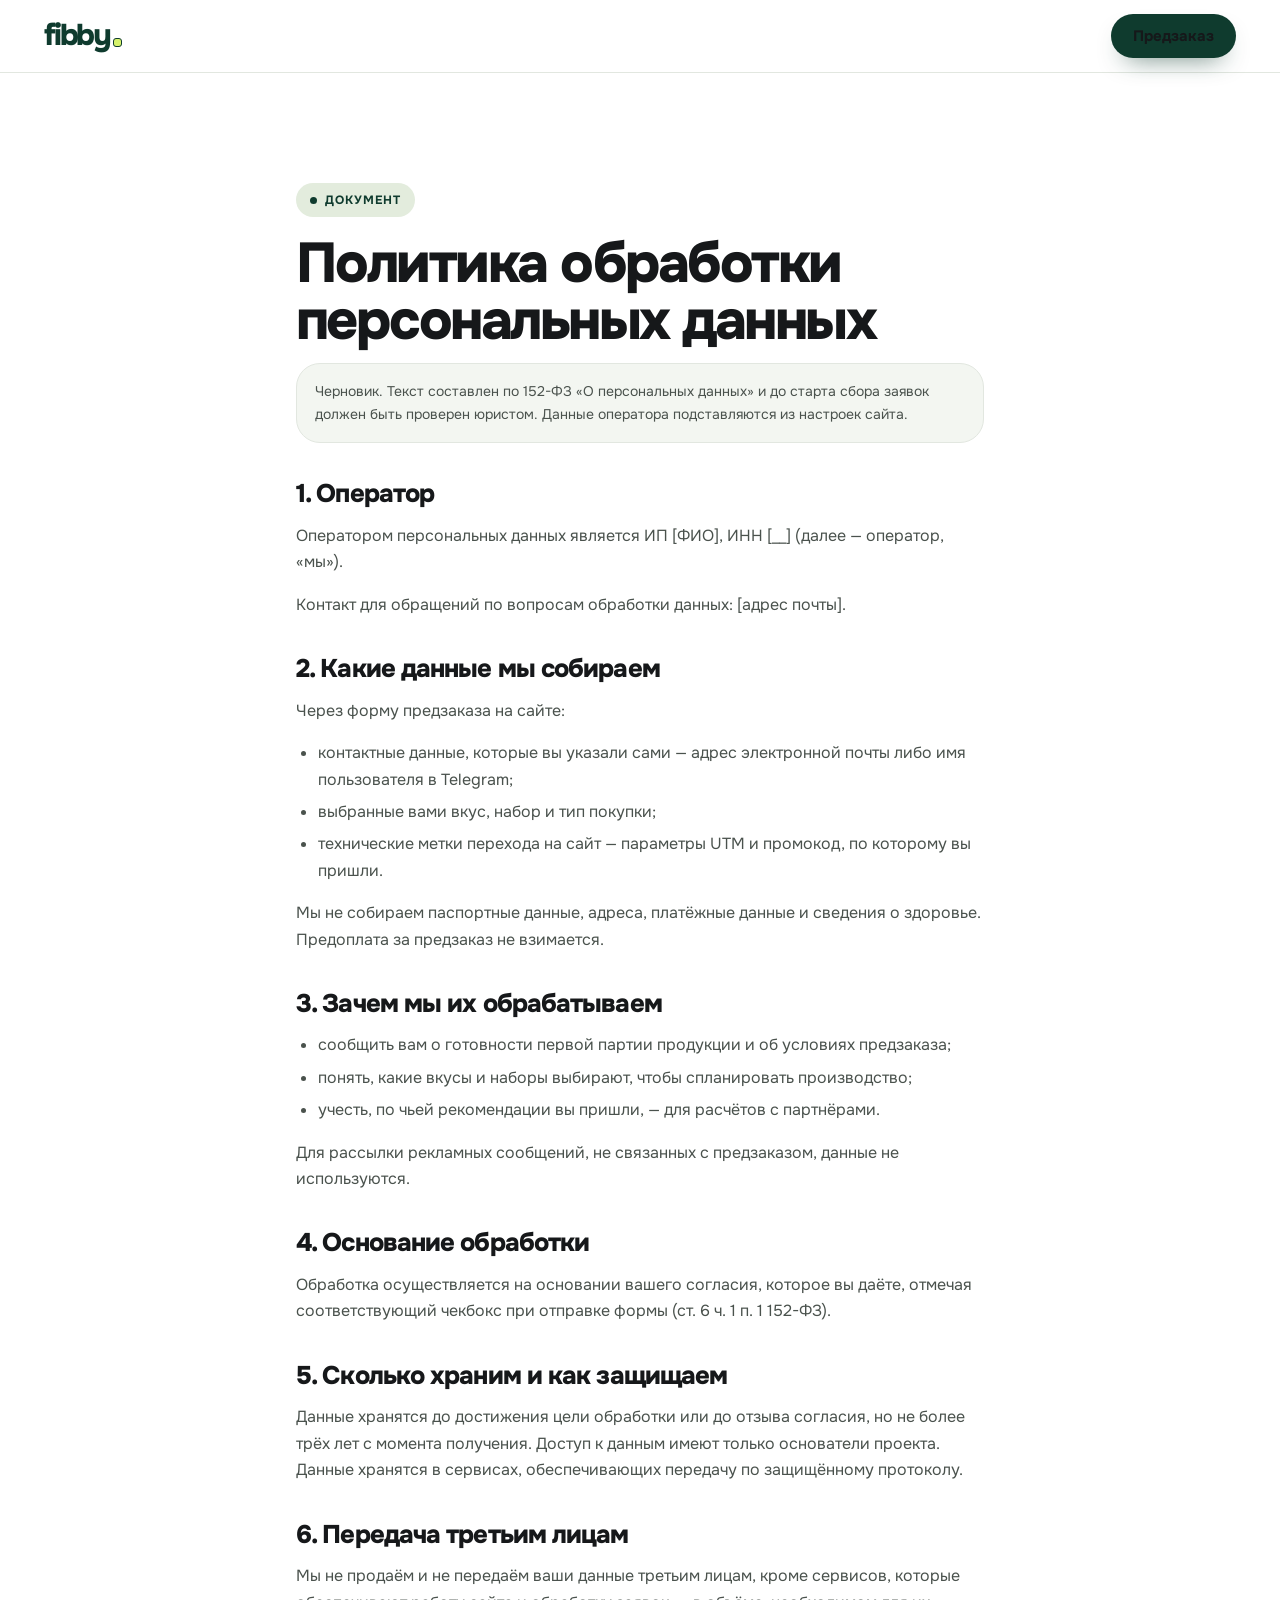
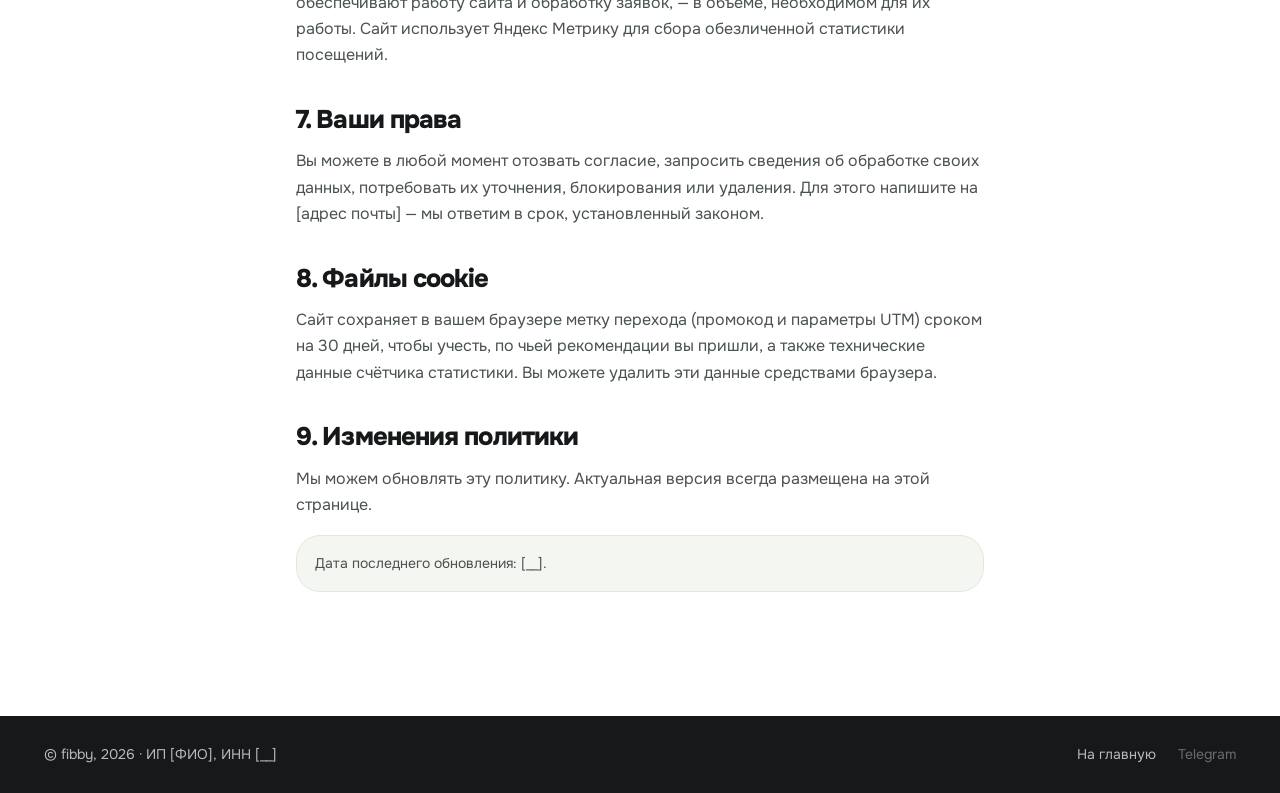
<file: site/privacy.html>
<!doctype html>
<html lang="ru">
<head>
<meta charset="utf-8">
<meta name="viewport" content="width=device-width, initial-scale=1">
<title>Политика обработки персональных данных — fibby</title>
<meta name="robots" content="noindex">
<link rel="stylesheet" href="assets/css/tokens.css">
<link rel="stylesheet" href="assets/css/styles.css">
<script src="assets/js/config.js"></script>
</head>
<body>

<header class="header">
  <div class="wrap header__inner">
    <a class="logo" href="index.html" aria-label="fibby — на главную">
      <span class="logo__word">fibby</span><span class="logo__cube" aria-hidden="true"></span>
    </a>
    <nav class="header__nav" aria-label="Основная навигация">
      <a class="btn btn--brand btn--sm" href="index.html#price">Предзаказ</a>
    </nav>
  </div>
</header>

<main class="section">
  <div class="wrap legal">
    <span class="eyebrow">Документ</span>
    <h1 class="h2">Политика обработки персональных данных</h1>

    <p class="legal__note">
      Черновик. Текст составлен по 152-ФЗ «О персональных данных» и до старта сбора
      заявок должен быть проверен юристом. Данные оператора подставляются из настроек сайта.
    </p>

    <h2 class="h3">1. Оператор</h2>
    <p>Оператором персональных данных является <span data-legal="entity">ИП [ФИО]</span>,
      ИНН <span data-legal="inn">[__]</span> (далее — оператор, «мы»).</p>
    <p>Контакт для обращений по вопросам обработки данных:
      <span data-legal="email">[адрес почты]</span>.</p>

    <h2 class="h3">2. Какие данные мы собираем</h2>
    <p>Через форму предзаказа на сайте:</p>
    <ul>
      <li>контактные данные, которые вы указали сами — адрес электронной почты либо имя
        пользователя в Telegram;</li>
      <li>выбранные вами вкус, набор и тип покупки;</li>
      <li>технические метки перехода на сайт — параметры UTM и промокод, по которому
        вы пришли.</li>
    </ul>
    <p>Мы не собираем паспортные данные, адреса, платёжные данные и сведения о здоровье.
      Предоплата за предзаказ не взимается.</p>

    <h2 class="h3">3. Зачем мы их обрабатываем</h2>
    <ul>
      <li>сообщить вам о готовности первой партии продукции и об условиях предзаказа;</li>
      <li>понять, какие вкусы и наборы выбирают, чтобы спланировать производство;</li>
      <li>учесть, по чьей рекомендации вы пришли, — для расчётов с партнёрами.</li>
    </ul>
    <p>Для рассылки рекламных сообщений, не связанных с предзаказом, данные не используются.</p>

    <h2 class="h3">4. Основание обработки</h2>
    <p>Обработка осуществляется на основании вашего согласия, которое вы даёте, отмечая
      соответствующий чекбокс при отправке формы (ст. 6 ч. 1 п. 1 152-ФЗ).</p>

    <h2 class="h3">5. Сколько храним и как защищаем</h2>
    <p>Данные хранятся до достижения цели обработки или до отзыва согласия, но не более
      трёх лет с момента получения. Доступ к данным имеют только основатели проекта.
      Данные хранятся в сервисах, обеспечивающих передачу по защищённому протоколу.</p>

    <h2 class="h3">6. Передача третьим лицам</h2>
    <p>Мы не продаём и не передаём ваши данные третьим лицам, кроме сервисов, которые
      обеспечивают работу сайта и обработку заявок, — в объёме, необходимом для их работы.
      Сайт использует Яндекс Метрику для сбора обезличенной статистики посещений.</p>

    <h2 class="h3">7. Ваши права</h2>
    <p>Вы можете в любой момент отозвать согласие, запросить сведения об обработке своих
      данных, потребовать их уточнения, блокирования или удаления. Для этого напишите на
      <span data-legal="email">[адрес почты]</span> — мы ответим в срок, установленный законом.</p>

    <h2 class="h3">8. Файлы cookie</h2>
    <p>Сайт сохраняет в вашем браузере метку перехода (промокод и параметры UTM) сроком
      на 30 дней, чтобы учесть, по чьей рекомендации вы пришли, а также технические данные
      счётчика статистики. Вы можете удалить эти данные средствами браузера.</p>

    <h2 class="h3">9. Изменения политики</h2>
    <p>Мы можем обновлять эту политику. Актуальная версия всегда размещена на этой странице.</p>

    <p class="legal__note">Дата последнего обновления: [__].</p>
  </div>
</main>

<footer class="footer">
  <div class="wrap footer__inner">
    <div>© fibby, 2026 · <span data-legal="entity">ИП [ФИО]</span>, ИНН <span data-legal="inn">[__]</span></div>
    <div class="footer__links">
      <a href="index.html">На главную</a>
      <a href="#" data-tg>Telegram</a>
    </div>
  </div>
</footer>

<script type="module">
  import { initTelegramLinks, initLegal } from './assets/js/integrations.js';
  initLegal();
  initTelegramLinks();
</script>
</body>
</html>
</file>
<file: site/assets/css/tokens.css>
/* fibby — дизайн-токены v3 */
@import url('https://fonts.googleapis.com/css2?family=Onest:wght@400;500;600;700;800&family=Caveat:wght@600;700&display=swap');

:root {
  /* бренд */
  --fb-brand: #0F3B2E;
  --fb-brand-deep: #0A2C22;
  --fb-accent: #D6F36B;      /* только кнопки, выделенное слово, бейдж «5 г» */
  --fb-ink: #16181A;
  --fb-ink-muted: #4A524D;
  --fb-paper: #FFFFFF;
  --fb-ice: #F3F6F1;
  --fb-line: #E2E7E0;
  --fb-eyebrow: #E3ECDD;

  /* вкус по умолчанию — яблоко; переключается классом на <html> */
  --fb-pack: #CFE8A9;
  --fb-seal: #BCD993;
  --fb-cube: #B9DE7E;
  --fb-tint: #EEF5E3;

  /* шрифты */
  --fb-font: 'Onest', system-ui, sans-serif;
  --fb-font-note: 'Caveat', cursive;
  --fb-tracking-display: -0.05em;

  /* формы */
  --fb-r-pill: 999px;
  --fb-r-card: 24px;
  --fb-r-panel: 32px;
  --fb-r-cube: 11px;

  --fb-max: 1240px;
  --fb-gutter: 24px;
}

.flavor-raspberry { --fb-pack: #F7C6D0; --fb-seal: #EDB0BD; --fb-cube: #F19AAE; --fb-tint: #FBEDF0; }
.flavor-mango     { --fb-pack: #FFD99E; --fb-seal: #F5C97F; --fb-cube: #FFC56B; --fb-tint: #FFF4E2; }

/* кубик-мармеладка: объём через внутренние тени */
.fb-cube {
  background: var(--fb-cube);
  border-radius: var(--fb-r-cube);
  box-shadow: inset -5px -7px 0 rgba(15, 59, 46, .12),
              inset 5px 6px 0 rgba(255, 255, 255, .6),
              0 16px 22px -10px rgba(15, 59, 46, .35);
}

@media (prefers-reduced-motion: reduce) {
  *, *::before, *::after { animation: none !important; transition: none !important; }
}
</file>
<file: site/assets/css/styles.css>
/* fibby — лендинг. Базовые стили. Все цвета и шрифты — только из tokens.css */

*, *::before, *::after { box-sizing: border-box; }

html { -webkit-text-size-adjust: 100%; }

body {
  margin: 0;
  background: var(--fb-paper);
  color: var(--fb-ink);
  font-family: var(--fb-font);
  font-size: 16px;
  line-height: 1.5;
  -webkit-font-smoothing: antialiased;
}

img, svg, canvas { display: block; max-width: 100%; }
[hidden] { display: none !important; }
button { font: inherit; cursor: pointer; }
a { color: var(--fb-brand); }

/* плавный переход цвета вкуса ~400 мс */
.tintable { transition: background-color .4s ease, color .4s ease, border-color .4s ease; }

:focus-visible { outline: 3px solid var(--fb-accent); outline-offset: 2px; }
.is-dark :focus-visible { outline-color: var(--fb-accent); }

.visually-hidden {
  position: absolute; width: 1px; height: 1px; overflow: hidden;
  clip: rect(0 0 0 0); clip-path: inset(50%); white-space: nowrap;
}

.skip-link {
  position: absolute; left: -9999px; top: 0; z-index: 100;
  padding: 12px 20px; background: var(--fb-accent); color: var(--fb-ink);
  font-weight: 700; border-radius: 0 0 var(--fb-r-card) 0;
}
.skip-link:focus { left: 0; }

/* ---------- сетка ---------- */

.wrap {
  max-width: var(--fb-max);
  margin: 0 auto;
  padding-left: var(--fb-gutter);
  padding-right: var(--fb-gutter);
}

.section { padding: 110px 0; }
.section--tight { padding: 84px 0; }

@media (max-width: 720px) {
  .section { padding: 64px 0; }
  .section--tight { padding: 56px 0; }
  :root { --fb-gutter: 18px; }
}

/* ---------- типографика ---------- */

.h1, .h2, .h3 {
  margin: 0;
  font-weight: 800;
  letter-spacing: var(--fb-tracking-display);
  line-height: 1.0;
}
.h1 { font-size: clamp(2.6rem, 6.6vw, 5.4rem); line-height: .95; }
.h2 { font-size: clamp(2rem, 4.8vw, 3.5rem); line-height: 1.02; letter-spacing: -0.045em; }
.h3 { font-size: clamp(1.25rem, 2.4vw, 1.6rem); letter-spacing: -0.035em; }

.lead { margin: 0; font-size: clamp(1.02rem, 1.6vw, 1.2rem); line-height: 1.62; color: var(--fb-ink-muted); max-width: 34rem; }
.is-dark .lead { color: rgba(255,255,255,.86); }

.accent { color: var(--fb-accent); }
.note { font-family: var(--fb-font-note); font-weight: 700; font-size: clamp(1.25rem, 2.4vw, 1.6rem); line-height: 1.1; }

/* плашка-метка */
.eyebrow {
  display: inline-flex; align-items: center; gap: 8px; align-self: flex-start;
  padding: 8px 14px; border-radius: var(--fb-r-pill);
  background: var(--fb-eyebrow); color: var(--fb-brand);
  font-size: 12px; font-weight: 700; letter-spacing: .08em; text-transform: uppercase;
}
.eyebrow::before { content: ""; width: 7px; height: 7px; border-radius: 50%; background: var(--fb-brand); }
.is-dark .eyebrow { background: rgba(255,255,255,.1); color: #fff; }
.is-dark .eyebrow::before { background: var(--fb-accent); }

/* ---------- кнопки ---------- */

.btn {
  display: inline-flex; align-items: center; justify-content: center; gap: 8px;
  min-height: 54px; padding: 0 28px; border: 0; border-radius: var(--fb-r-pill);
  font-size: 16px; font-weight: 700; text-decoration: none; text-align: center;
  transition: transform .15s ease, opacity .15s ease;
}
.btn:hover { transform: translateY(-2px); }
.btn:active { transform: translateY(0); }
.btn--accent { background: var(--fb-accent); color: var(--fb-ink); box-shadow: 0 10px 24px -12px rgba(214, 243, 107, .9); }
.btn--brand { background: var(--fb-brand); color: #fff; box-shadow: 0 12px 26px -14px rgba(15, 59, 46, .8); }
.btn--ghost { background: transparent; color: #fff; border: 2px solid rgba(255,255,255,.5); min-height: 50px; }
.btn--sm { min-height: 44px; padding: 0 22px; font-size: 15px; }
.btn--block { width: 100%; }

/* ---------- 1. бегущая строка ---------- */

.marquee { overflow: hidden; }
.marquee__track {
  display: flex; width: max-content; gap: 40px; padding: 11px 0;
  animation: fb-marquee 34s linear infinite;
}
.marquee:hover .marquee__track { animation-play-state: paused; }
.marquee__group { display: flex; gap: 40px; white-space: nowrap; }
@keyframes fb-marquee { from { transform: translateX(0); } to { transform: translateX(-50%); } }

.marquee--top {
  background: var(--fb-brand-deep); color: #fff;
  font-size: 13px; font-weight: 700; letter-spacing: .06em; text-transform: uppercase;
}
.marquee--top .dot { color: var(--fb-accent); }

.marquee--band {
  background: var(--fb-brand); color: #fff;
  font-size: clamp(14px, 1.6vw, 17px); font-weight: 700; letter-spacing: .02em;
}
.marquee--band .marquee__track { padding: 16px 0; }
.marquee--band .dot { color: var(--fb-accent); }

/* ---------- 2. шапка ---------- */

.header {
  position: sticky; top: 0; z-index: 50;
  background: rgba(255,255,255,.92);
  backdrop-filter: blur(10px);
  border-bottom: 1px solid var(--fb-line);
}
.header__inner {
  display: flex; align-items: center; justify-content: space-between; gap: 16px;
  padding-top: 14px; padding-bottom: 14px;
}
.header__nav { display: flex; align-items: center; gap: 28px; font-size: 15px; font-weight: 600; }
.header__nav a { color: var(--fb-ink); text-decoration: none; }
.header__nav a:hover { color: var(--fb-brand); }

@media (max-width: 720px) {
  .header__nav .header__link { display: none; }
}

/* логотип */
.logo { display: inline-flex; align-items: flex-end; text-decoration: none; color: var(--fb-brand); }
.logo__word { font-weight: 800; font-size: 30px; line-height: .85; letter-spacing: -0.075em; }
.logo__cube {
  width: 9px; height: 9px; border-radius: 3px; margin: 0 0 2px 3px;
  background: var(--fb-accent); border: 1.5px solid var(--fb-brand);
}
.is-dark .logo { color: #fff; }
.is-dark .logo__cube { background: var(--fb-accent); border-color: transparent; }

/* ---------- 3. первый экран ---------- */

.is-dark { background: var(--fb-brand); color: #fff; }

.hero__inner {
  display: grid; grid-template-columns: 1.05fr .95fr; align-items: center; gap: 48px;
  padding-top: 56px; padding-bottom: 64px;
}
.hero__copy { display: flex; flex-direction: column; gap: 22px; }
.hero__ticks { display: flex; flex-wrap: wrap; gap: 10px 26px; font-size: 14px; font-weight: 600; color: rgba(255,255,255,.86); }
.tick { display: inline-flex; align-items: center; gap: 8px; }
.hero__cta { display: flex; flex-wrap: wrap; gap: 12px; }

.hero__visual { display: flex; flex-direction: column; align-items: center; gap: 18px; }

.pack-stage {
  position: relative; width: 100%; max-width: 480px; aspect-ratio: 1 / 1;
  border-radius: var(--fb-r-panel); background: var(--fb-brand-deep); overflow: hidden;
}
.pack-stage__glow {
  position: absolute; left: 50%; top: 50%; width: 75%; aspect-ratio: 1;
  transform: translate(-50%, -52%); border-radius: 50%;
  background: var(--fb-tint); opacity: .16;
}
/* здесь на этапе 5 появится <canvas> с секвенцией кадров */
.pack-stage__canvas { position: absolute; inset: 0; width: 100%; height: 100%; }

.pack-stage__hint {
  align-self: flex-end; margin-right: 8px;
  color: var(--fb-accent); transform: rotate(-4deg);
}

/* CSS-заглушка пачки */
.pack {
  position: absolute; left: 50%; top: 24%; width: 48%; aspect-ratio: 23 / 32;
  transform: translateX(-50%);
  border-radius: 10px 10px 28px 28px;
  background: rgba(255,255,255,.22);
  border: 2px solid rgba(255,255,255,.65);
  box-shadow: 0 40px 50px -20px rgba(0,0,0,.55);
  overflow: hidden;
}
.pack__face {
  position: absolute; left: 0; right: 0; bottom: 0; height: 61%;
  padding: 16px; display: flex; flex-direction: column;
  background: var(--fb-pack); color: var(--fb-brand);
}
.pack__logo { display: flex; align-items: flex-end; }
.pack__logo .logo__word { font-size: clamp(32px, 4.4vw, 54px); }
.pack__logo .logo__cube { width: 10px; height: 10px; background: var(--fb-brand); border: 0; margin: 0 0 5px 4px; }
.pack__sub { font-size: clamp(9px, 1vw, 11px); font-weight: 700; line-height: 1.25; margin-top: 6px; }
.pack__badge { margin-top: auto; display: flex; align-items: center; gap: 10px; }
.pack__badge b {
  padding: 7px 12px; border-radius: var(--fb-r-pill);
  background: var(--fb-brand); color: var(--fb-accent);
  font-weight: 800; font-size: 18px; letter-spacing: -0.03em;
}
.pack__badge span { font-size: 11px; font-weight: 700; line-height: 1.2; }
.pack__fill { position: absolute; inset: 0 0 61% 0; }
.pack__fill .fb-cube { position: absolute; width: 17%; aspect-ratio: 1; opacity: .9; }

/* кубики-декор */
.cube-float { position: absolute; }

/* переключатель вкуса */
.flavors { display: flex; flex-wrap: wrap; justify-content: center; gap: 8px; }
@media (max-width: 420px) { .flavor { font-size: 14px; } .flavors { gap: 6px; } }
.flavor {
  display: inline-flex; align-items: center; gap: 8px;
  min-height: 44px; padding: 0 clamp(12px, 3.5vw, 18px); border-radius: var(--fb-r-pill);
  background: transparent; color: #fff; border: 2px solid rgba(255,255,255,.35);
  font-size: 15px; font-weight: 700;
  transition: background-color .25s ease, color .25s ease, border-color .25s ease;
}
.flavor[aria-pressed="true"] { background: #fff; color: var(--fb-brand); border-color: #fff; }
.flavor__dot { width: 12px; height: 12px; border-radius: 4px; }

@media (max-width: 900px) {
  .hero__inner { grid-template-columns: 1fr; gap: 36px; padding-top: 40px; }
}

/* ---------- карточки ---------- */

.card {
  border: 1px solid var(--fb-line); border-radius: var(--fb-r-card);
  background: var(--fb-paper); padding: 24px;
}
.card--plain { border: 0; background: var(--fb-ice); }
.icon-box {
  flex: 0 0 auto; width: 44px; height: 44px; border-radius: 13px;
  display: grid; place-items: center; background: var(--fb-ice);
}

/* ---------- 5. как это работает ---------- */

.split {
  display: grid; grid-template-columns: 1.05fr .95fr; gap: 48px; align-items: center;
}
@media (max-width: 900px) { .split { grid-template-columns: 1fr; gap: 32px; } }

.stack { display: flex; flex-direction: column; gap: 20px; align-items: flex-start; }

.feature { display: flex; gap: 14px; }
.feature__title { font-weight: 700; }
.feature__text { color: var(--fb-ink-muted); font-size: 15px; }

.showcase {
  border-radius: var(--fb-r-panel); background: var(--fb-pack); color: var(--fb-brand);
  padding: 36px 28px; display: flex; flex-direction: column; align-items: center; gap: 22px;
  text-align: center;
}
.showcase__cubes { display: flex; gap: 14px; }
.showcase__cubes .fb-cube { width: 58px; height: 58px; }
.showcase__caption { font-size: 13px; font-weight: 600; opacity: .75; }

/* ---------- 6. твои моменты ---------- */

.moments { display: grid; grid-template-columns: repeat(4, 1fr); gap: 16px; }
.moment { display: flex; flex-direction: column; gap: 10px; }
.moment__ph {
  aspect-ratio: 4 / 5; border-radius: var(--fb-r-card);
  background: var(--fb-tint); border: 1px dashed var(--fb-seal);
  display: grid; place-items: center; text-align: center; padding: 12px;
  color: var(--fb-ink-muted); font-size: 13px; font-weight: 600;
}
.moment__label { font-weight: 700; font-size: 15px; }
@media (max-width: 900px) { .moments { grid-template-columns: repeat(2, 1fr); } }

/* ---------- 7. читай этикетку ---------- */

.tinted { background: var(--fb-tint); }

.ingredients { width: 100%; display: flex; flex-direction: column; }
.ingredients__row {
  display: flex; justify-content: space-between; gap: 16px;
  padding: 14px 0; border-bottom: 1px solid var(--fb-seal); font-size: 15px;
}
.ingredients__row b { font-weight: 700; }

.label-card {
  background: var(--fb-paper); border: 3px solid var(--fb-ink);
  border-radius: 18px; padding: 24px;
}
.label-card__title {
  font-weight: 800; font-size: 1.5rem; letter-spacing: -0.04em;
  padding-bottom: 10px; border-bottom: 8px solid var(--fb-ink);
}
.label-card__serving { font-size: 13px; font-weight: 600; color: var(--fb-ink-muted); padding: 10px 0; border-bottom: 3px solid var(--fb-ink); }
.label-card__row {
  display: flex; justify-content: space-between; gap: 16px;
  padding: 11px 0; border-bottom: 1px solid var(--fb-line); font-size: 15px;
}
.label-card__row--indent { padding-left: 18px; color: var(--fb-ink-muted); }
.label-card__row--key { font-weight: 800; border-bottom: 8px solid var(--fb-ink); }
.label-card__foot { font-size: 12px; color: var(--fb-ink-muted); padding-top: 12px; }

/* ---------- 8. сравни ---------- */

.table-scroll { overflow-x: auto; -webkit-overflow-scrolling: touch; }
.compare { width: 100%; min-width: 620px; border-collapse: collapse; font-size: 15px; }
.compare th, .compare td { padding: 16px 14px; text-align: center; }
.compare thead th { font-size: 13px; font-weight: 700; color: var(--fb-ink-muted); }
.compare tbody td, .compare tbody th { border-top: 1px solid var(--fb-line); }
.compare .col-label { text-align: left; font-weight: 600; min-width: 190px; }
.compare .col-fibby { background: var(--fb-tint); font-weight: 700; color: var(--fb-brand); }
.compare thead .col-fibby { font-size: 17px; font-weight: 800; letter-spacing: -0.03em; color: var(--fb-brand); border-radius: 18px 18px 0 0; }
.compare tbody tr:last-child .col-fibby { border-radius: 0 0 18px 18px; }

/* ---------- 9. стандарты ---------- */

.standards { display: grid; grid-template-columns: repeat(4, 1fr); gap: 16px; }
.standard {
  border-radius: var(--fb-r-card); padding: 22px;
  background: rgba(255,255,255,.08); border: 1px solid rgba(255,255,255,.16);
  display: flex; flex-direction: column; gap: 8px;
}
.standard__title { font-weight: 700; }
.standard__text { font-size: 14px; color: rgba(255,255,255,.8); }
@media (max-width: 900px) { .standards { grid-template-columns: repeat(2, 1fr); } }
@media (max-width: 480px) { .standards { grid-template-columns: 1fr; } }

/* ---------- 10. видео блогеров ---------- */

.is-ink { background: var(--fb-ink); color: #fff; }
.is-ink .lead { color: rgba(255,255,255,.72); }
.is-ink .eyebrow { background: rgba(255,255,255,.1); color: #fff; }
.is-ink .eyebrow::before { background: var(--fb-accent); }

.videos { display: grid; grid-template-columns: repeat(5, 1fr); gap: 14px; }
.video-ph {
  aspect-ratio: 9 / 16; border-radius: 20px;
  background: rgba(255,255,255,.06); border: 1px dashed rgba(255,255,255,.22);
  display: grid; place-items: center; text-align: center; padding: 12px;
  color: rgba(255,255,255,.6); font-size: 13px; font-weight: 600;
}
@media (max-width: 900px) { .videos { grid-template-columns: repeat(3, 1fr); } }
@media (max-width: 560px) { .videos { grid-template-columns: repeat(2, 1fr); } }

/* ---------- 11. выбери запас ---------- */

.plans-head {
  display: flex; flex-wrap: wrap; align-items: flex-end; justify-content: space-between;
  gap: 20px; margin-bottom: 28px;
}
.toggle {
  display: inline-flex; padding: 5px; border-radius: var(--fb-r-pill);
  background: var(--fb-paper); border: 1px solid var(--fb-line);
}
.toggle button {
  min-height: 44px; padding: 0 18px; border: 0; border-radius: var(--fb-r-pill);
  background: transparent; color: var(--fb-brand); font-size: 15px; font-weight: 700;
  transition: background-color .2s ease, color .2s ease;
}
.toggle button[aria-pressed="true"] { background: var(--fb-brand); color: #fff; }

.plans { display: grid; grid-template-columns: repeat(2, 1fr); gap: 18px; }
.plan {
  border-radius: 28px; padding: 30px; background: var(--fb-paper); color: var(--fb-ink);
  display: flex; flex-direction: column; gap: 12px;
  transition: background-color .25s ease, color .25s ease;
}
.plan__head { display: flex; align-items: center; gap: 10px; }
.plan__name { font-weight: 800; font-size: 1.4rem; letter-spacing: -0.04em; }
.plan__hit {
  padding: 5px 11px; border-radius: var(--fb-r-pill);
  background: var(--fb-accent); color: var(--fb-ink);
  font-size: 12px; font-weight: 800; letter-spacing: .04em; text-transform: uppercase;
}
.plan__desc { font-size: 14px; color: var(--fb-ink-muted); }
.plan__price { font-weight: 800; font-size: 2.1rem; letter-spacing: -0.045em; }
.plan__mode { font-size: 13px; color: var(--fb-ink-muted); }
.plan__btn { margin-top: 8px; }

.plan[aria-current="true"] { background: var(--fb-brand); color: #fff; }
.plan[aria-current="true"] .plan__desc,
.plan[aria-current="true"] .plan__mode { color: rgba(255,255,255,.75); }

@media (max-width: 720px) { .plans { grid-template-columns: 1fr; } }

/* ---------- 12. вопросы ---------- */

.faq { display: flex; flex-direction: column; gap: 10px; margin-top: 28px; }
.faq__item { border: 1px solid var(--fb-line); border-radius: var(--fb-r-card); background: var(--fb-paper); overflow: hidden; }
.faq__q {
  width: 100%; display: flex; align-items: center; justify-content: space-between; gap: 16px;
  padding: 20px 22px; background: transparent; border: 0; text-align: left;
  font-size: clamp(16px, 2vw, 18px); font-weight: 700; color: var(--fb-ink);
}
.faq__sign { flex: 0 0 auto; font-size: 24px; font-weight: 400; color: var(--fb-brand); }
.faq__a { padding: 0 22px 22px; color: var(--fb-ink-muted); font-size: 15px; line-height: 1.6; max-width: 48rem; }
.faq__item[data-open="false"] .faq__a { display: none; }

/* ---------- 13. финальный призыв + форма ---------- */

.cta__inner { display: grid; grid-template-columns: 1fr 1fr; gap: 44px; align-items: center; }
@media (max-width: 900px) { .cta__inner { grid-template-columns: 1fr; gap: 28px; } }

.form { display: flex; flex-direction: column; gap: 14px; }
.form__label { font-size: 14px; font-weight: 700; color: rgba(255,255,255,.86); }
.form__row { display: flex; gap: 10px; flex-wrap: wrap; }
.form__input {
  flex: 1 1 240px; min-height: 54px; padding: 0 20px;
  border-radius: var(--fb-r-pill); border: 2px solid rgba(255,255,255,.3);
  background: rgba(255,255,255,.08); color: #fff; font: inherit; font-size: 16px;
}
.form__input::placeholder { color: rgba(255,255,255,.5); }
.form__input:focus { border-color: var(--fb-accent); background: rgba(255,255,255,.12); }

.consent { display: flex; gap: 10px; font-size: 13px; line-height: 1.45; color: rgba(255,255,255,.72); }
.consent input { flex: 0 0 auto; width: 18px; height: 18px; margin-top: 2px; accent-color: var(--fb-accent); }
.consent a { color: var(--fb-accent); }

.form__summary { font-size: 13px; color: rgba(255,255,255,.6); }
.form__error { font-size: 14px; font-weight: 600; color: var(--fb-accent); }

.thanks {
  border-radius: var(--fb-r-card); padding: 26px;
  background: rgba(255,255,255,.1); border: 1px solid rgba(255,255,255,.2);
  display: flex; flex-direction: column; gap: 12px; align-items: flex-start;
}
.thanks__title { font-weight: 800; font-size: 1.5rem; letter-spacing: -0.04em; }

/* ---------- 14. подвал ---------- */

.footer {
  background: var(--fb-ink); color: rgba(255,255,255,.7);
  font-size: 14px;
}
.footer__inner {
  display: flex; flex-wrap: wrap; align-items: center; justify-content: space-between; gap: 14px;
  padding-top: 28px; padding-bottom: 28px;
}
.footer__links { display: flex; flex-wrap: wrap; gap: 8px 22px; }
.footer a { color: rgba(255,255,255,.7); text-decoration: none; }
.footer a:hover { color: #fff; }

/* ---------- анимации появления (включает JS на этапе 4) ---------- */

@media (prefers-reduced-motion: no-preference) {
  .js [data-reveal] { opacity: 0; transform: translateY(24px); }
}

/* плавающие кубики */
@media (prefers-reduced-motion: no-preference) {
  .cube-float { animation: fb-float 5s ease-in-out infinite; }
  .pack { animation: fb-bob 7s ease-in-out infinite; }
}
@keyframes fb-float {
  0%, 100% { transform: translateY(0) rotate(var(--r, 0deg)); }
  50% { transform: translateY(-12px) rotate(calc(var(--r, 0deg) + 8deg)); }
}
@keyframes fb-bob {
  0%, 100% { transform: translateX(-50%) translateY(0) rotate(-3deg); }
  50% { transform: translateX(-50%) translateY(-16px) rotate(-1deg); }
}


/* ---------- этап 4: анимации ---------- */

/* заголовок проявляется построчно из-под маски */
.mask { display: inline-block; overflow: hidden; vertical-align: top; padding-bottom: .06em; }
.mask__in { display: inline-block; }
.js:not(.reduced) .mask__in { transform: translateY(110%); }

/* шапка приподнимается тенью, когда страница уехала */
.header { transition: box-shadow .3s ease, background-color .3s ease; }
.header.is-scrolled { box-shadow: 0 10px 30px -22px rgba(15, 59, 46, .55); }

/* сцена пачки: объём для поворота */
.pack-stage { perspective: 1100px; }
.pack { transform-style: preserve-3d; will-change: transform; }
.pack-stage.has-sequence .pack,
.pack-stage.has-sequence .cube-float { display: none; }

/* когда анимациями управляет GSAP, CSS-кейфреймы отключаем,
   чтобы два источника не спорили за transform */
.js:not(.reduced) .pack { animation: none; transform: translateX(-50%) rotate(-3deg); }

/* FAQ: раскрытие анимируется по высоте */
.faq__a { overflow: hidden; }

/* промокод блогера */
.promo-badge {
  margin: 0; align-self: flex-start;
  padding: 10px 16px; border-radius: var(--fb-r-pill);
  background: rgba(214, 243, 107, .14); border: 1px solid rgba(214, 243, 107, .4);
  color: #fff; font-size: 13px; font-weight: 600;
}
.promo-badge b { color: var(--fb-accent); letter-spacing: .04em; }

/* показываем, что контент едет мягко, но без прыжков на стыке строк */
.marquee__track { will-change: transform; }

/* ---------- юридические страницы ---------- */

.legal { max-width: 46rem; }
.legal .h2 { margin: 18px 0 8px; }
.legal .h3 { margin: 38px 0 10px; }
.legal p, .legal li { color: var(--fb-ink-muted); line-height: 1.65; }
.legal ul { padding-left: 22px; }
.legal li { margin-bottom: 6px; }
.legal__note {
  padding: 16px 18px; border-radius: var(--fb-r-card);
  background: var(--fb-ice); border: 1px solid var(--fb-line);
  font-size: 14px;
}
.legal a[aria-disabled="true"], .footer a[aria-disabled="true"] { opacity: .5; cursor: default; }
</file>
